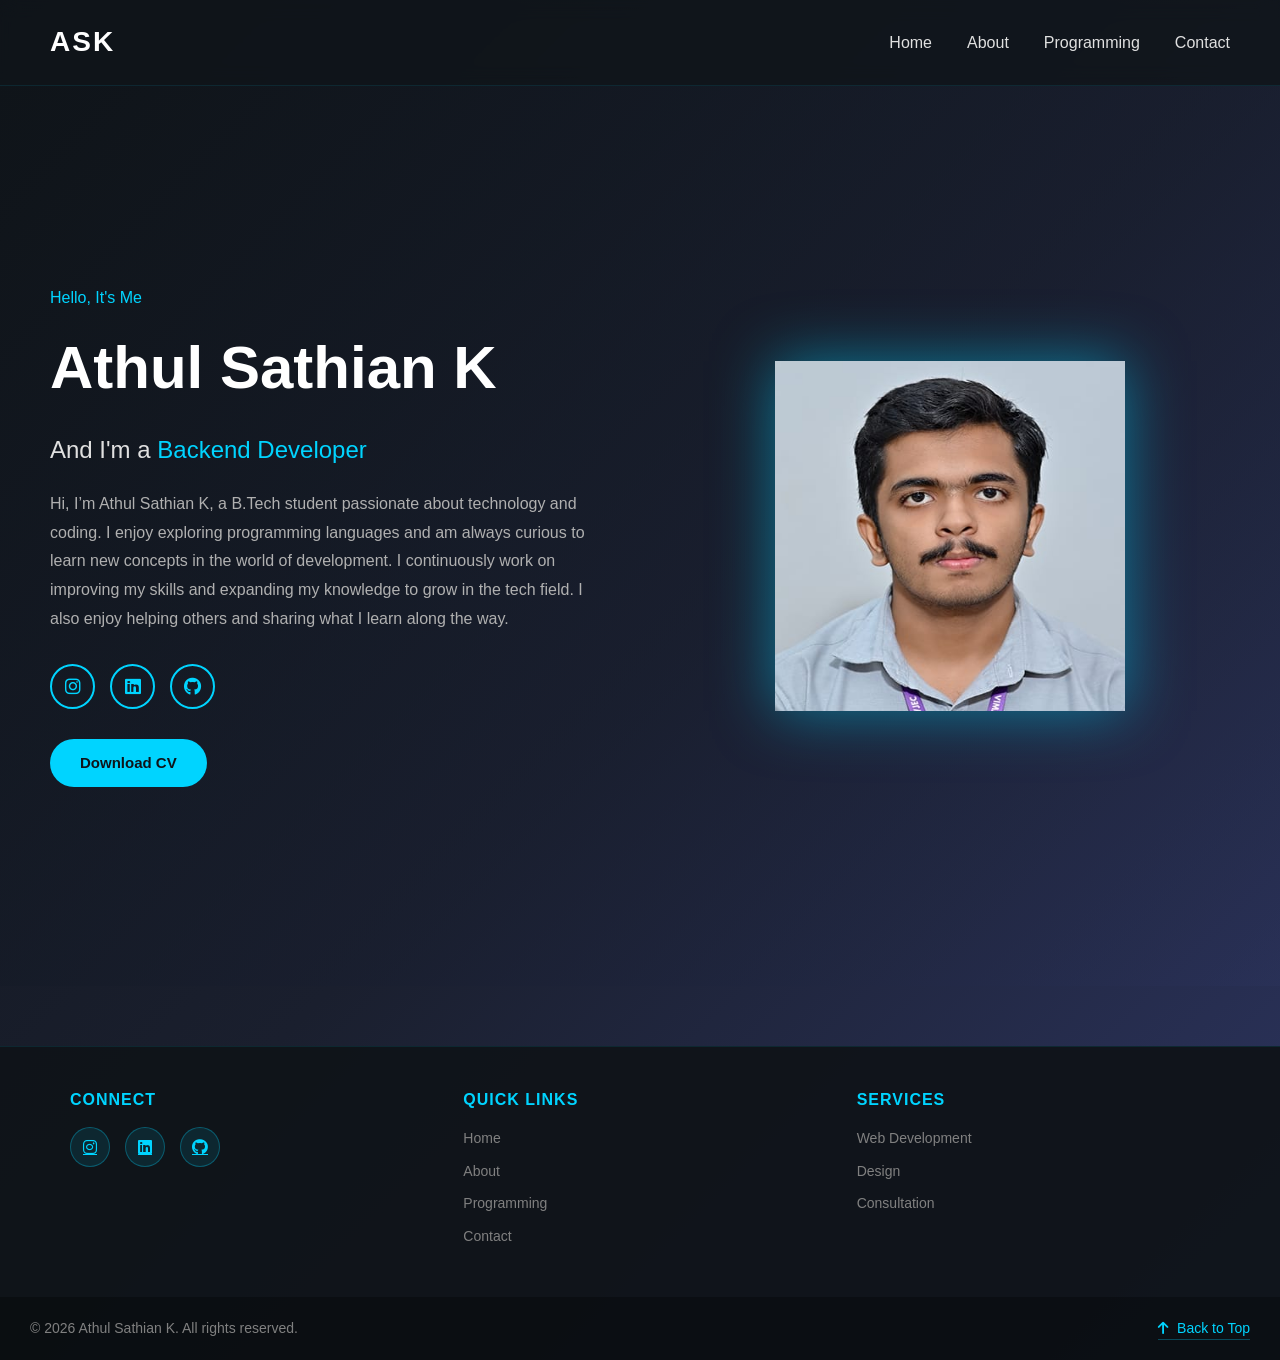
<file: index.html>
<!DOCTYPE html>
<html lang="en">
<head>
    <meta charset="UTF-8">
    <meta name="viewport" content="width=device-width, initial-scale=1.0">
    <title>Programming - Athul Sathian K</title>
    <link rel="stylesheet" href="style.css">
    <link rel="stylesheet" href="https://cdnjs.cloudflare.com/ajax/libs/font-awesome/6.0.0/css/all.min.css">
</head>

<body>

<!-- Header and Navigation -->
<header class="header">
    <div class="logo">ASK</div>
    <nav class="navbar">
        <a href="index.html">Home</a>
        <a href="about.html">About</a>
        <a href="programming.html">Programming</a>
        <a href="contact.html">Contact</a>
    </nav>
</header>

<!-- Hero Section -->
<section class="hero" id="home">
    <div class="hero-content">
        <p class="hero-subtitle">Hello, It's Me</p>
        <h1 class="hero-title">Athul Sathian K</h1>
        <p class="hero-profession">And I'm a <span class="highlight">Backend Developer</span></p>
        <p class="hero-description">
           Hi, I’m Athul Sathian K, a B.Tech student passionate about technology and coding. I enjoy exploring programming languages and am always curious to learn new concepts in the world of development. I continuously work on improving my skills and expanding my knowledge to grow in the tech field. I also enjoy helping others and sharing what I learn along the way.
        </p>
        <div class="social-icons">
            <a href="https://www.instagram.com/athul.s12/" class="social-icon"><i class="fab fa-instagram"></i></a>
            <a href="https://in.linkedin.com/in/athul-sathian-k-2b802237a" class="social-icon"><i class="fab fa-linkedin"></i></a>
            <a href="https://github.com/Athul-S21" class="social-icon"><i class="fab fa-github"></i></a>
        </div>
        <a href="Athul Sathian K - Resume.pdf" download class="btn btn-download">Download CV</a>
    </div>

    <div class="hero-image">
        <img src="profile.jpeg" alt="Athul Sathian K" class="circle">
    </div>
</section>

<!-- Footer -->
<footer class="footer">
    <div class="footer-container">
        <div class="footer-section">
            <h4>Connect</h4>
            <div class="footer-social">
                <a href="https://www.instagram.com/athul.s12/" target="_blank" title="Instagram"><i class="fab fa-instagram"></i></a>
                <a href="https://in.linkedin.com/in/athul-sathian-k-2b802237a" target="_blank" title="LinkedIn"><i class="fab fa-linkedin"></i></a>
                <a href="https://github.com/Athul-S21" target="_blank" title="GitHub"><i class="fab fa-github"></i></a>
            </div>
        </div>
        <div class="footer-section">
            <h4>Quick Links</h4>
            <ul class="footer-links">
                <li><a href="index.html">Home</a></li>
                <li><a href="about.html">About</a></li>
                <li><a href="programming.html">Programming</a></li>
                <li><a href="contact.html">Contact</a></li>
            </ul>
        </div>
        <div class="footer-section">
            <h4>Services</h4>
            <ul class="footer-links">
                <li><a href="services.html">Web Development</a></li>
                <li><a href="services.html">Design</a></li>
                <li><a href="services.html">Consultation</a></li>
            </ul>
        </div>
    </div>
    <div class="footer-bottom">
        <p>&copy; 2026 Athul Sathian K. All rights reserved.</p>
        <a href="#home" class="back-to-top"><i class="fas fa-arrow-up"></i> Back to Top</a>
    </div>
</footer>

<script src="script.js"></script>
</body>
</html>
</html>
</file>
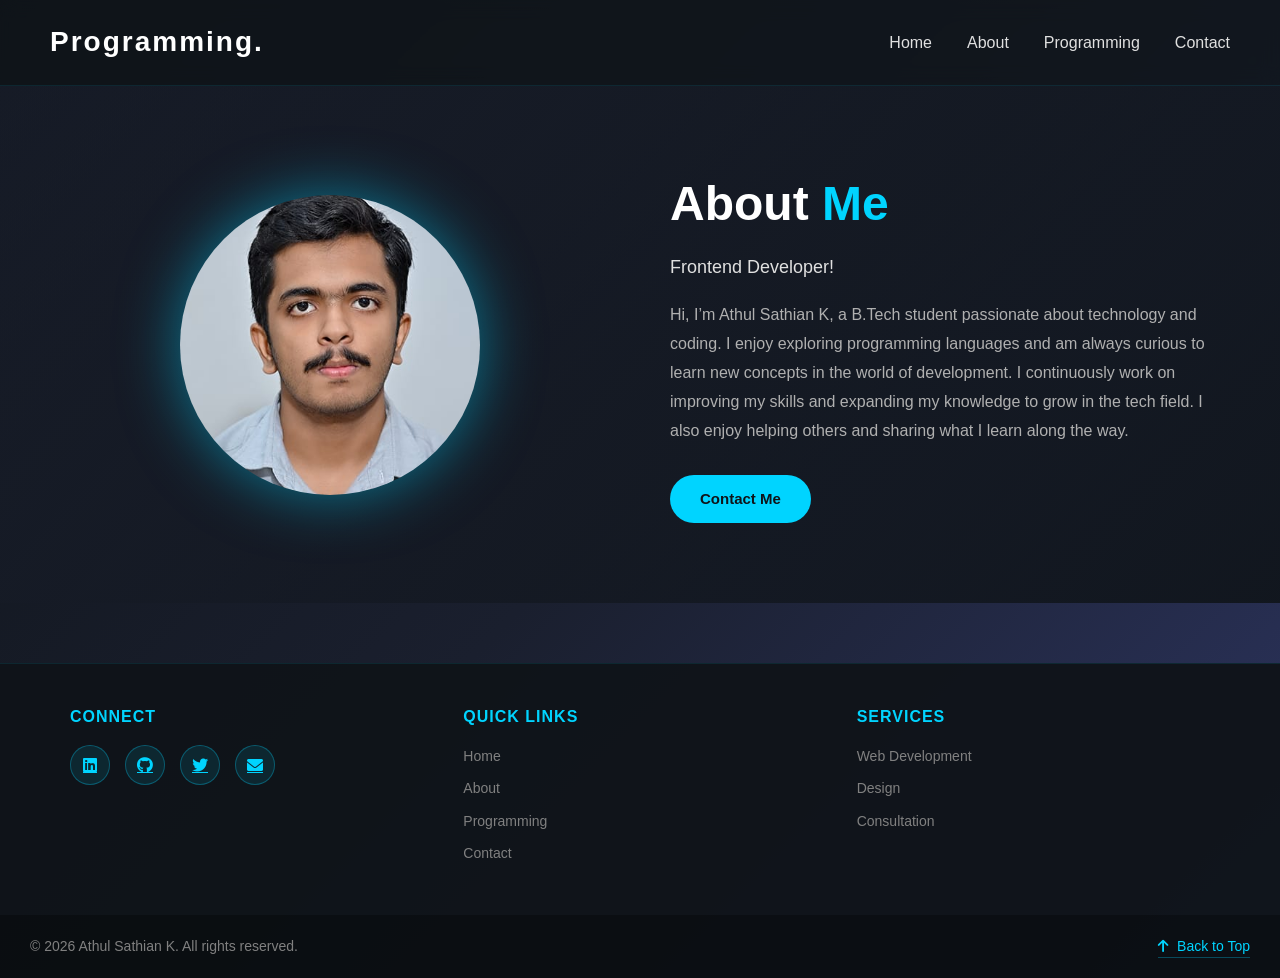
<file: about.html>
<!DOCTYPE html>
<html lang="en">
<head>
    <meta charset="UTF-8">
    <meta name="viewport" content="width=device-width, initial-scale=1.0">
    <title>About - Athul Sathian K</title>
    <link rel="stylesheet" href="style.css">
    <link rel="stylesheet" href="https://cdnjs.cloudflare.com/ajax/libs/font-awesome/6.0.0/css/all.min.css">
</head>

<body>

<!-- Header and Navigation -->
<header class="header">
    <div class="logo">Programming.</div>
    <nav class="navbar">
        <a href="index.html">Home</a>
        <a href="about.html">About</a>
        <a href="programming.html">Programming</a>
        <a href="contact.html">Contact</a>
    </nav>
</header>

<!-- About Section -->
<section class="about" id="about">
    <div class="about-image">
        <img src="profile.jpeg" alt="Athul Sathian K" class="hexagon">
    </div>
    <div class="about-content">
        <h2>About <span class="highlight">Me</span></h2>
        <p class="about-title">Frontend Developer!</p>
        <p class="about-description">
            Hi, I’m Athul Sathian K, a B.Tech student passionate about technology and coding. I enjoy exploring programming languages and am always curious to learn new concepts in the world of development. I continuously work on improving my skills and expanding my knowledge to grow in the tech field. I also enjoy helping others and sharing what I learn along the way.
        </p>
        <a href="contact.html" class="btn">Contact Me</a>
    </div>
</section>

<!-- Footer -->
<footer class="footer">
    <div class="footer-container">
        <div class="footer-section">
            <h4>Connect</h4>
            <div class="footer-social">
                <a href="https://linkedin.com" target="_blank" title="LinkedIn"><i class="fab fa-linkedin"></i></a>
                <a href="https://github.com" target="_blank" title="GitHub"><i class="fab fa-github"></i></a>
                <a href="https://twitter.com" target="_blank" title="Twitter"><i class="fab fa-twitter"></i></a>
                <a href="mailto:contact@example.com" title="Email"><i class="fas fa-envelope"></i></a>
            </div>
        </div>
        <div class="footer-section">
            <h4>Quick Links</h4>
            <ul class="footer-links">
                <li><a href="index.html">Home</a></li>
                <li><a href="about.html">About</a></li>
                <li><a href="programming.html">Programming</a></li>
                <li><a href="contact.html">Contact</a></li>
            </ul>
        </div>
        <div class="footer-section">
            <h4>Services</h4>
            <ul class="footer-links">
                <li><a href="services.html">Web Development</a></li>
                <li><a href="services.html">Design</a></li>
                <li><a href="services.html">Consultation</a></li>
            </ul>
        </div>
    </div>
    <div class="footer-bottom">
        <p>&copy; 2026 Athul Sathian K. All rights reserved.</p>
        <a href="#about" class="back-to-top"><i class="fas fa-arrow-up"></i> Back to Top</a>
    </div>
</footer>

<script src="script.js"></script>
</body>
</html>
</file>
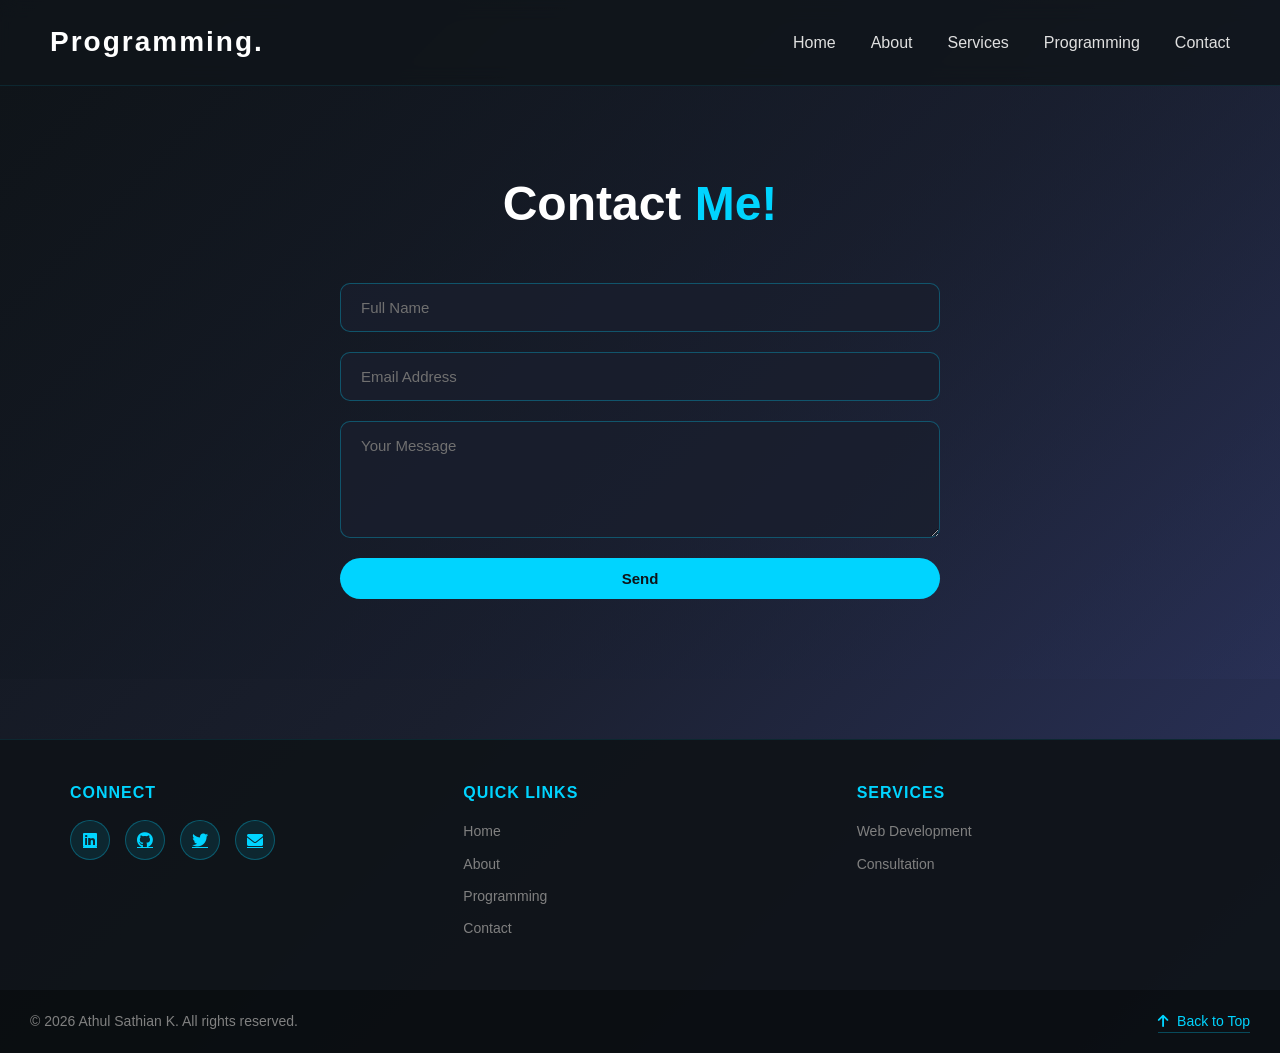
<file: contact.html>
<!DOCTYPE html>
<html lang="en">
<head>
    <meta charset="UTF-8">
    <meta name="viewport" content="width=device-width, initial-scale=1.0">
    <title>Contact - Athul Sathian K</title>
    <link rel="stylesheet" href="style.css">
    <link rel="stylesheet" href="https://cdnjs.cloudflare.com/ajax/libs/font-awesome/6.0.0/css/all.min.css">
</head>

<body>

<!-- Header and Navigation -->
<header class="header">
    <div class="logo">Programming.</div>
    <nav class="navbar">
        <a href="index.html">Home</a>
        <a href="about.html">About</a>
        <a href="services.html">Services</a>
        <a href="programming.html">Programming</a>
        <a href="contact.html">Contact</a>
    </nav>
</header>

<!-- Contact Section -->
<section class="contact" id="contact">
    <h2>Contact <span class="highlight">Me!</span></h2>
    <form class="contact-form">
        <input type="text" placeholder="Full Name" required>
        <input type="email" placeholder="Email Address" required>
        <textarea placeholder="Your Message" rows="5" required></textarea>
        <button type="submit" class="btn">Send</button>
    </form>
</section>

<!-- Footer -->
<footer class="footer">
    <div class="footer-container">
        <div class="footer-section">
            <h4>Connect</h4>
            <div class="footer-social">
                <a href="https://linkedin.com" target="_blank" title="LinkedIn"><i class="fab fa-linkedin"></i></a>
                <a href="https://github.com" target="_blank" title="GitHub"><i class="fab fa-github"></i></a>
                <a href="https://twitter.com" target="_blank" title="Twitter"><i class="fab fa-twitter"></i></a>
                <a href="mailto:contact@example.com" title="Email"><i class="fas fa-envelope"></i></a>
            </div>
        </div>
        <div class="footer-section">
            <h4>Quick Links</h4>
            <ul class="footer-links">
                <li><a href="index.html">Home</a></li>
                <li><a href="about.html">About</a></li>
                <li><a href="programming.html">Programming</a></li>
                <li><a href="contact.html">Contact</a></li>
            </ul>
        </div>
        <div class="footer-section">
            <h4>Services</h4>
            <ul class="footer-links">
                <li><a href="services.html">Web Development</a></li>
                <li><a href="services.html">Consultation</a></li>
            </ul>
        </div>
    </div>
    <div class="footer-bottom">
        <p>&copy; 2026 Athul Sathian K. All rights reserved.</p>
        <a href="#contact" class="back-to-top"><i class="fas fa-arrow-up"></i> Back to Top</a>
    </div>
</footer>

<script src="script.js"></script>
</body>
</html>
</file>
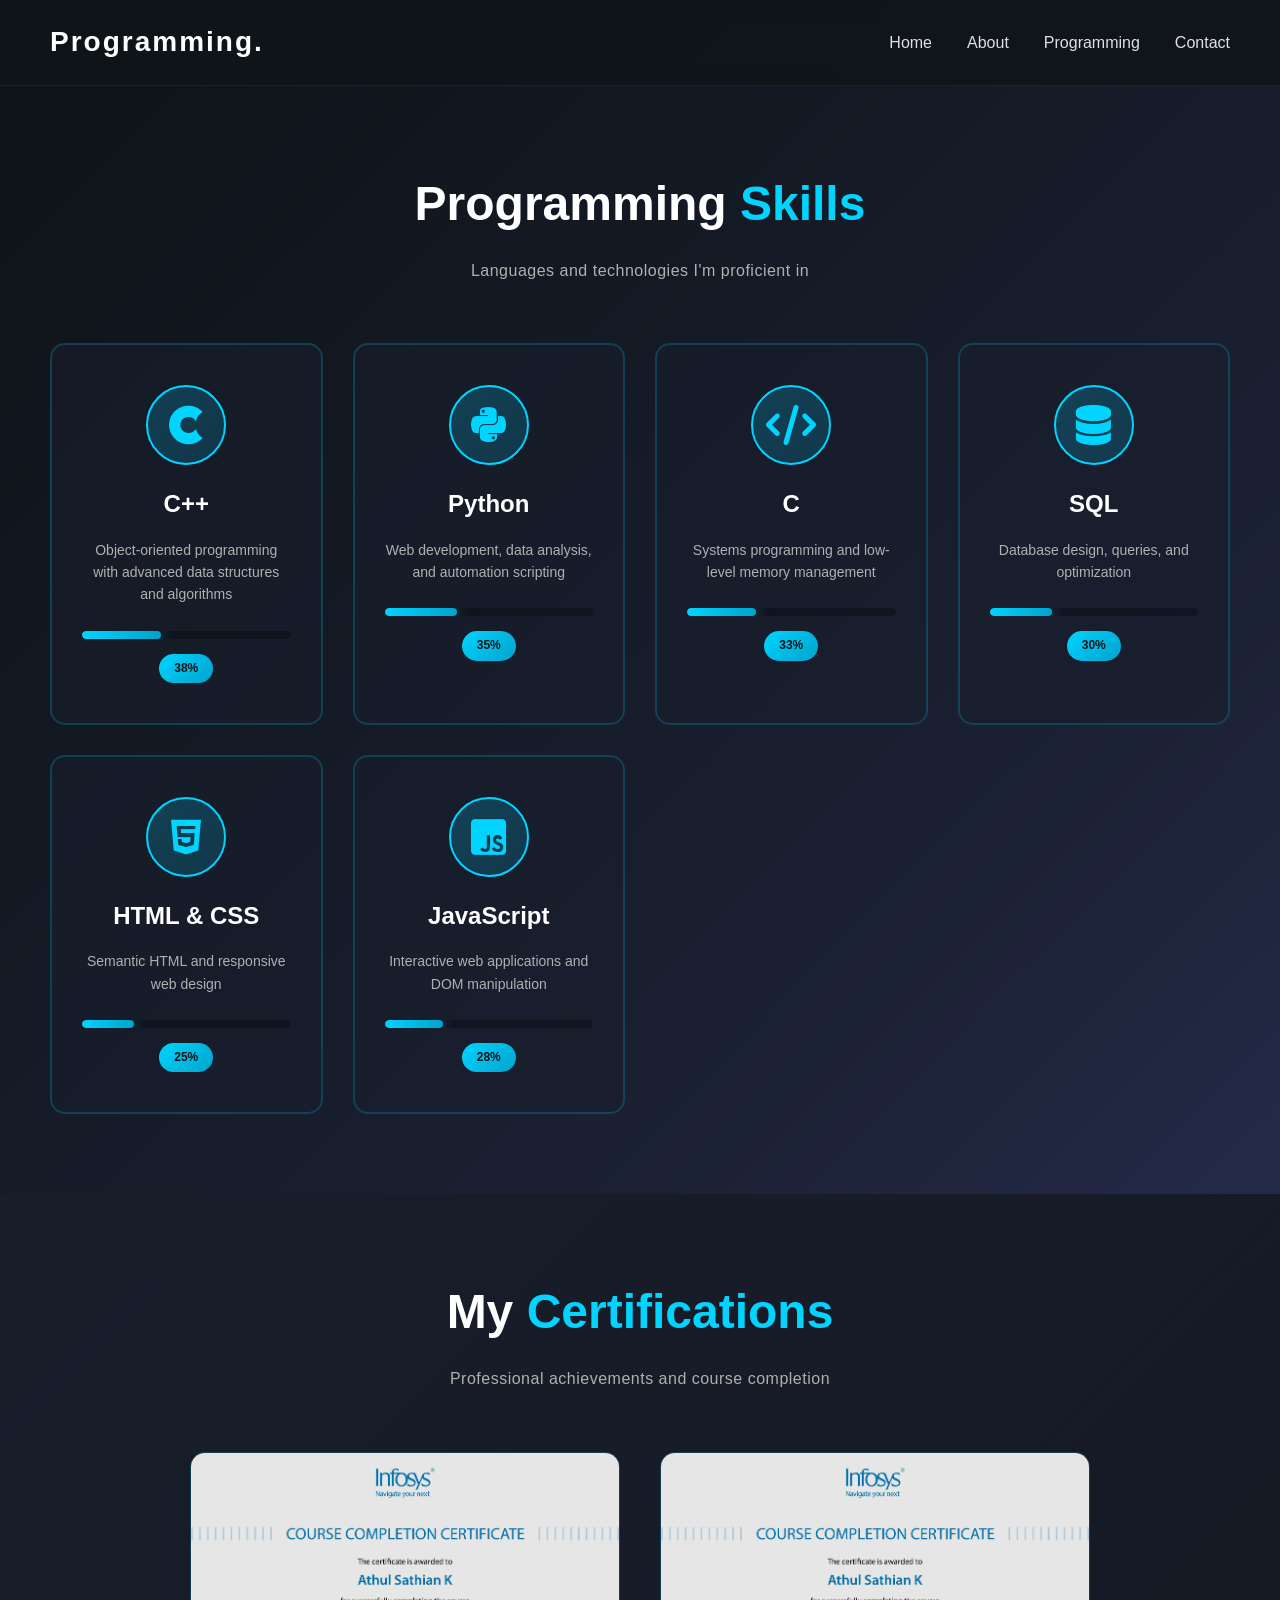
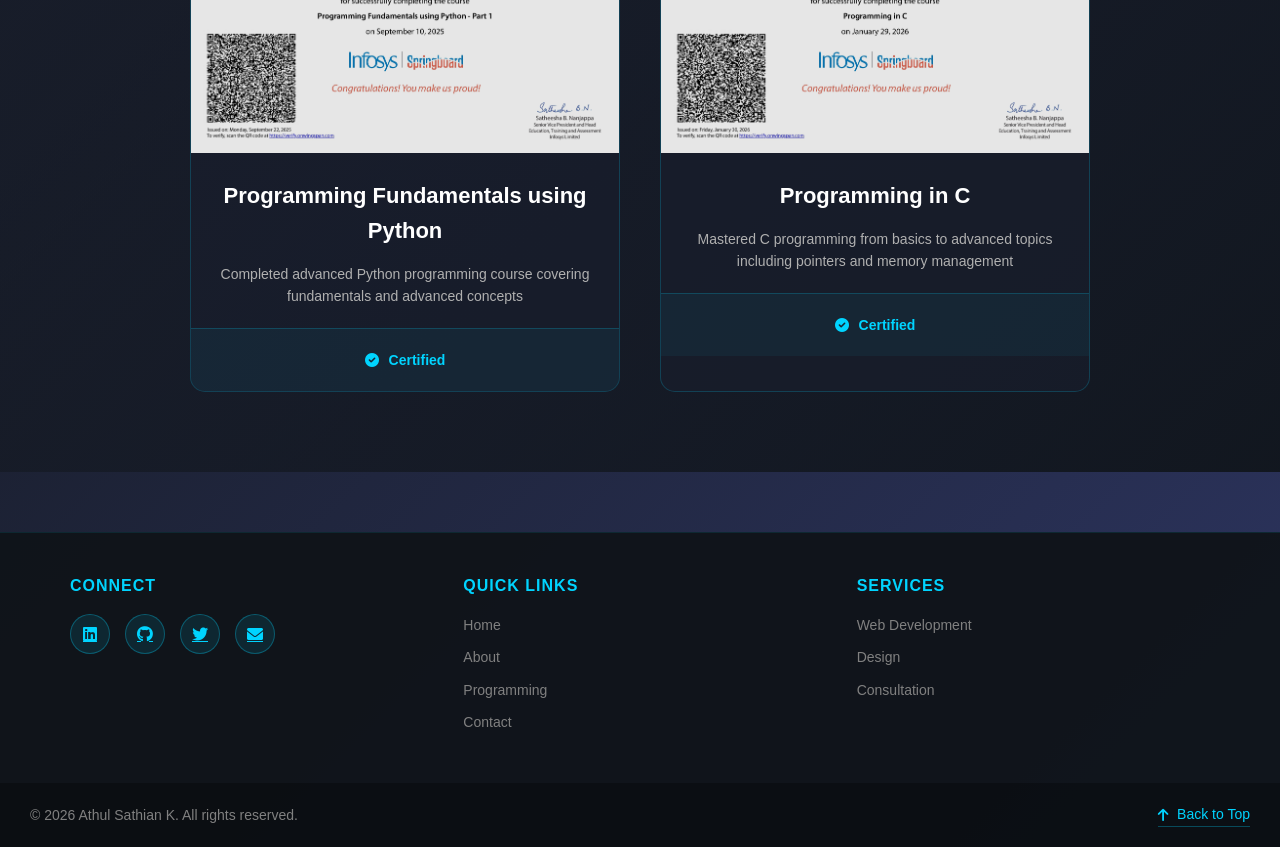
<file: programming.html>
<!DOCTYPE html>
<html lang="en">
<head>
    <meta charset="UTF-8">
    <meta name="viewport" content="width=device-width, initial-scale=1.0">
    <title>Programming - Athul Sathian K</title>
    <link rel="stylesheet" href="style.css">
    <link rel="stylesheet" href="https://cdnjs.cloudflare.com/ajax/libs/font-awesome/6.0.0/css/all.min.css">
</head>

<body>

<!-- Header and Navigation -->
<header class="header">
    <div class="logo">Programming.</div>
    <nav class="navbar">
        <a href="index.html">Home</a>
        <a href="about.html">About</a>
        <a href="programming.html">Programming</a>
        <a href="contact.html">Contact</a>
    </nav>
</header>

<!-- Programming Skills Section -->
<section class="programming" id="programming">
    <h2>Programming <span class="highlight">Skills</span></h2>
    <p class="section-subtitle">Languages and technologies I'm proficient in</p>
    <div class="skills-grid">
        <div class="skill-card" data-skill="C++">
            <div class="skill-icon">
                <i class="fab fa-cuttlefish"></i>
            </div>
            <h3>C++</h3>
            <p>Object-oriented programming with advanced data structures and algorithms</p>
            <div class="skill-level">
                <div class="skill-bar" style="width: 38%"></div>
            </div>
            <span class="skill-percentage">38%</span>
        </div>

        <div class="skill-card" data-skill="Python">
            <div class="skill-icon">
                <i class="fab fa-python"></i>
            </div>
            <h3>Python</h3>
            <p>Web development, data analysis, and automation scripting</p>
            <div class="skill-level">
                <div class="skill-bar" style="width: 35%"></div>
            </div>
            <span class="skill-percentage">35%</span>
        </div>

        <div class="skill-card" data-skill="C">
            <div class="skill-icon">
                <i class="fas fa-code"></i>
            </div>
            <h3>C</h3>
            <p>Systems programming and low-level memory management</p>
            <div class="skill-level">
                <div class="skill-bar" style="width: 33%"></div>
            </div>
            <span class="skill-percentage">33%</span>
        </div>

        <div class="skill-card" data-skill="SQL">
            <div class="skill-icon">
                <i class="fas fa-database"></i>
            </div>
            <h3>SQL</h3>
            <p>Database design, queries, and optimization</p>
            <div class="skill-level">
                <div class="skill-bar" style="width: 30%"></div>
            </div>
            <span class="skill-percentage">30%</span>
        </div>

        <div class="skill-card" data-skill="HTML/CSS">
            <div class="skill-icon">
                <i class="fab fa-html5"></i>
            </div>
            <h3>HTML &amp; CSS</h3>
            <p>Semantic HTML and responsive web design</p>
            <div class="skill-level">
                <div class="skill-bar" style="width: 25%"></div>
            </div>
            <span class="skill-percentage">25%</span>
        </div>

        <div class="skill-card" data-skill="JavaScript">
            <div class="skill-icon">
                <i class="fab fa-js-square"></i>
            </div>
            <h3>JavaScript</h3>
            <p>Interactive web applications and DOM manipulation</p>
            <div class="skill-level">
                <div class="skill-bar" style="width: 28%"></div>
            </div>
            <span class="skill-percentage">28%</span>
        </div>
    </div>
</section>

<!-- Certifications Section -->
<section class="certifications" id="certifications">
    <h2>My <span class="highlight">Certifications</span></h2>
    <p class="section-subtitle">Professional achievements and course completion</p>
    <div class="certificates-grid">
        <div class="cert-card">
            <div class="cert-image-wrapper">
                <img src="Python.jpg" alt="Python Programming Certificate">
                <div class="cert-overlay">
                    <span class="cert-badge">Python</span>
                </div>
            </div>
            <h3>Programming Fundamentals using Python</h3>
            <p>Completed advanced Python programming course covering fundamentals and advanced concepts</p>
            <div class="cert-footer">
                <i class="fas fa-check-circle"></i> Certified
            </div>
        </div>

        <div class="cert-card">
            <div class="cert-image-wrapper">
                <img src="C.jpg" alt="C Programming Certificate">
                <div class="cert-overlay">
                    <span class="cert-badge">C</span>
                </div>
            </div>
            <h3>Programming in C</h3>
            <p>Mastered C programming from basics to advanced topics including pointers and memory management</p>
            <div class="cert-footer">
                <i class="fas fa-check-circle"></i> Certified
            </div>
        </div>
    </div>
</section>

<!-- Footer -->
<footer class="footer">
    <div class="footer-container">
        <div class="footer-section">
            <h4>Connect</h4>
            <div class="footer-social">
                <a href="https://linkedin.com" target="_blank" title="LinkedIn"><i class="fab fa-linkedin"></i></a>
                <a href="https://github.com" target="_blank" title="GitHub"><i class="fab fa-github"></i></a>
                <a href="https://twitter.com" target="_blank" title="Twitter"><i class="fab fa-twitter"></i></a>
                <a href="mailto:contact@example.com" title="Email"><i class="fas fa-envelope"></i></a>
            </div>
        </div>
        <div class="footer-section">
            <h4>Quick Links</h4>
            <ul class="footer-links">
                <li><a href="index.html">Home</a></li>
                <li><a href="about.html">About</a></li>
                <li><a href="programming.html">Programming</a></li>
                <li><a href="contact.html">Contact</a></li>
            </ul>
        </div>
        <div class="footer-section">
            <h4>Services</h4>
            <ul class="footer-links">
                <li><a href="services.html">Web Development</a></li>
                <li><a href="services.html">Design</a></li>
                <li><a href="services.html">Consultation</a></li>
            </ul>
        </div>
    </div>
    <div class="footer-bottom">
        <p>&copy; 2026 Athul Sathian K. All rights reserved.</p>
        <a href="#programming" class="back-to-top"><i class="fas fa-arrow-up"></i> Back to Top</a>
    </div>
</footer>

<script src="script.js"></script>
</body>
</html>
</file>
<file: style.css>
* {
    margin: 0;
    padding: 0;
    box-sizing: border-box;
}
:root {
    --primary-color: #0f1419; --secondary-color: #1a1f2e; --tertiary-color: #2d3561;
    --accent-color: #00d4ff; --accent-dark: #00a3cc; --text-color: #e0e0e0;
}
body {
    font-family: 'Arial', sans-serif;
    background: linear-gradient(135deg, #0f1419 0%, #1a1f2e 50%, #2d3561 100%);
    color: var(--text-color);
    line-height: 1.6;
    overflow-x: hidden;
}
.highlight {
    color: var(--accent-color);
}
.header {
    display: flex; justify-content: space-between; align-items: center;
    padding: 20px 50px; background: rgba(15, 20, 25, 0.8); backdrop-filter: blur(10px);
    position: sticky; top: 0; z-index: 100; border-bottom: 1px solid rgba(0, 212, 255, 0.1);
}
.logo {
    font-size: 28px;
    font-weight: bold;
    color: white;
    letter-spacing: 2px;
}
.navbar {
    display: flex;
    gap: 35px;
}
.navbar a {
    text-decoration: none;
    color: var(--text-color);
    font-weight: 500;
    transition: color 0.3s ease;
    position: relative;
}
.navbar a:hover {
    color: var(--accent-color);
}
.navbar a::after {
    content: '';
    position: absolute;
    bottom: -5px;
    left: 0;
    width: 0;
    height: 2px;
    background: var(--accent-color);
    transition: width 0.3s ease;
}
.navbar a:hover::after {
    width: 100%;
}
.hexagon {
    width: 100%;
    height: 100%;
    object-fit: cover;
    border-radius: 50%;
    display: block;
}
.hero-image, .about-image {
    position: relative;
}
.hero {
    display: flex; justify-content: space-between; align-items: center;
    padding: 80px 50px; gap: 60px; height: 100vh;
    background: linear-gradient(135deg, rgba(15, 20, 25, 0.9) 0%, rgba(45, 53, 97, 0.3) 100%);
}
.hero-content {
    flex: 1;
    animation: slideInLeft 0.8s ease;
}
.hero-subtitle {
    color: var(--accent-color);
    font-size: 16px;
    font-weight: 500;
    margin-bottom: 10px;
}
.hero-title {
    font-size: 60px;
    font-weight: bold;
    margin: 10px 0;
    color: white;
}
.hero-profession {
    font-size: 24px;
    margin: 15px 0;
    color: var(--text-color);
}
.hero-description {
    font-size: 16px;
    color: #b0b0b0;
    margin: 20px 0 30px 0;
    line-height: 1.8;
}
.social-icons {
    display: flex;
    gap: 15px;
    margin: 30px 0;
}
.social-icon {
    width: 45px; height: 45px; border: 2px solid var(--accent-color); border-radius: 50%;
    display: flex; align-items: center; justify-content: center; color: var(--accent-color);
    text-decoration: none; transition: all 0.3s ease; font-size: 18px;
}
.social-icon:hover {
    background: var(--accent-color);
    color: var(--primary-color);
    transform: translateY(-5px);
}
.hero-image {
    flex: 1;
    display: flex;
    justify-content: center;
    align-items: center;
    animation: slideInRight 0.8s ease;
}
.hero-image img {
    width: 350px;
    height: 350px;
    filter: drop-shadow(0 0 30px rgba(0, 212, 255, 0.5));
    animation: float 3s ease-in-out infinite;
    transition: transform 0.3s ease;
}
.hero-image:hover img {
    transform: scale(1.05);
}
.about {
    display: flex; justify-content: space-between; align-items: center;
    padding: 80px 50px; gap: 60px;
    background: linear-gradient(135deg, rgba(26, 31, 46, 0.6) 0%, rgba(15, 20, 25, 0.9) 100%);
}
.about-image {
    flex: 1;
    display: flex;
    justify-content: center;
    align-items: center;
}
.about-image img {
    width: 300px;
    height: 300px;
    border-radius: 50%;
    filter: drop-shadow(0 0 30px rgba(0, 212, 255, 0.5));
    animation: float 3s ease-in-out infinite;
    transition: transform 0.3s ease;
}
.about-image:hover img {
    transform: scale(1.05);
}
.about-content {
    flex: 1;
}
.about-content h2 {
    font-size: 48px;
    margin-bottom: 10px;
    color: white;
}
.about-title {
    font-size: 18px;
    color: var(--text-color);
    margin-bottom: 20px;
}
.about-description {
    font-size: 16px;
    color: #b0b0b0;
    line-height: 1.8;
    margin-bottom: 30px;
}
.btn, .btn-learn {
    display: inline-block;
    padding: 12px 30px;
    background: var(--accent-color);
    color: var(--primary-color);
    text-decoration: none;
    border-radius: 25px;
    font-weight: bold;
    transition: all 0.3s ease;
    border: none;
    cursor: pointer;
    font-size: 15px;
}
.btn:hover, .btn-learn:hover {
    background: var(--accent-dark);
    transform: translateY(-3px);
    box-shadow: 0 10px 30px rgba(0, 212, 255, 0.3);
}
.btn-download {
    background: var(--accent-color);
}
.btn-learn {
    background: var(--accent-color);
    padding: 10px 20px;
    font-size: 14px;
}
.services {
    padding: 80px 50px;
    text-align: center;
    background: linear-gradient(135deg, rgba(15, 20, 25, 0.9) 0%, rgba(45, 53, 97, 0.3) 100%);
}
.services h2 {
    font-size: 48px;
    margin-bottom: 60px;
    color: white;
}
.services-container {
    display: grid;
    grid-template-columns: repeat(auto-fit, minmax(280px, 1fr));
    gap: 40px;
    max-width: 1200px;
    margin: 0 auto;
}
.service-card {
    background: rgba(26, 31, 46, 0.6); border: 1px solid rgba(0, 212, 255, 0.2); padding: 40px;
    border-radius: 15px; transition: all 0.3s ease; text-align: center;
}
.service-card:hover {
    border-color: var(--accent-color);
    box-shadow: 0 0 30px rgba(0, 212, 255, 0.2);
    transform: translateY(-10px);
}
.service-icon {
    width: 70px; height: 70px; background: linear-gradient(135deg, var(--accent-color), var(--accent-dark));
    border-radius: 50%; display: flex; align-items: center; justify-content: center;
    font-size: 36px; color: var(--primary-color); margin: 0 auto 25px;
}
.service-card h3 {
    font-size: 22px;
    margin: 20px 0;
    color: white;
}
.service-card p {
    font-size: 14px;
    color: #b0b0b0;
    line-height: 1.8;
    margin-bottom: 25px;
}
.portfolio {
    padding: 80px 50px;
    text-align: center;
    background: linear-gradient(135deg, rgba(26, 31, 46, 0.6) 0%, rgba(15, 20, 25, 0.9) 100%);
}
.portfolio h2 {
    font-size: 48px;
    margin-bottom: 60px;
    color: white;
}
.portfolio-grid {
    display: grid;
    grid-template-columns: repeat(3, 1fr);
    gap: 30px;
    max-width: 1200px;
    margin: 0 auto;
}
.portfolio-item {
    background: rgba(26, 31, 46, 0.6); border-radius: 10px; overflow: hidden; height: 250px;
    cursor: pointer; transition: all 0.3s ease; border: 1px solid rgba(0, 212, 255, 0.2);
}
.portfolio-item img {
    width: 100%;
    height: 100%;
    object-fit: cover;
    transition: transform 0.3s ease;
}
.portfolio-item:hover {
    transform: scale(1.05);
    border-color: var(--accent-color);
    box-shadow: 0 0 20px rgba(0, 212, 255, 0.2);
}
.portfolio-item:hover img {
    transform: scale(1.1);
}
.contact {
    padding: 80px 50px;
    text-align: center;
    background: linear-gradient(135deg, rgba(15, 20, 25, 0.9) 0%, rgba(45, 53, 97, 0.3) 100%);
}
.contact h2 {
    font-size: 48px;
    margin-bottom: 40px;
    color: white;
}
.contact-form {
    max-width: 600px; margin: 0 auto; display: flex;
    flex-direction: column; gap: 20px;
}
.contact-form input,
.contact-form textarea {
    padding: 15px 20px; background: rgba(26, 31, 46, 0.8); border: 1px solid rgba(0, 212, 255, 0.3);
    border-radius: 10px; color: white; font-family: Arial, sans-serif; font-size: 15px; transition: all 0.3s ease;
}
.contact-form input::placeholder,
.contact-form textarea::placeholder {
    color: #707070;
}
.contact-form input:focus,
.contact-form textarea:focus {
    outline: none;
    border-color: var(--accent-color);
    box-shadow: 0 0 15px rgba(0, 212, 255, 0.2);
}
.content-section {
    padding: 80px 50px; background: linear-gradient(135deg, rgba(15, 20, 25, 0.9) 0%, rgba(45, 53, 97, 0.3) 100%);
    min-height: calc(100vh - 350px);
}
.content-section h2 {
    font-size: 48px;
    margin-bottom: 50px;
    color: white;
    text-align: center;
}
.content-section > p {
    font-size: 18px;
    color: #b0b0b0;
    max-width: 800px;
    margin: 0 auto 30px;
    text-align: center;
}
.skills-list,
.projects-list,
.academics-list {
    max-width: 800px;
    margin: 0 auto;
}
.skills-list ul,
.projects-list ul,
.academics-list {
    list-style: none;
    padding: 0;
}
.skills-list ul li,
.projects-list ul li,
.academics-list li {
    padding: 15px 20px; margin-bottom: 12px; background: rgba(26, 31, 46, 0.6); border-left: 3px solid var(--accent-color);
    border-radius: 5px; color: #b0b0b0; font-size: 16px; transition: all 0.3s ease;
    display: flex; align-items: center; gap: 15px;
}
.skills-list ul li i,
.projects-list ul li i,
.academics-list li i {
    color: var(--accent-color);
    font-size: 20px;
}
.skills-list ul li:hover,
.projects-list ul li:hover,
.academics-list li:hover {
    background: rgba(0, 212, 255, 0.1);
    border-left-color: var(--accent-color);
    padding-left: 30px;
}
.skills-grid {
    display: grid;
    grid-template-columns: repeat(auto-fit, minmax(200px, 1fr));
    gap: 30px;
    max-width: 1000px;
    margin: 0 auto;
}
.skill-item {
    background: rgba(26, 31, 46, 0.6); border: 1px solid rgba(0, 212, 255, 0.2); padding: 40px 30px;
    border-radius: 10px; text-align: center; transition: all 0.3s ease;
}
.skill-item i {
    font-size: 40px;
    color: var(--accent-color);
    margin-bottom: 15px;
    display: block;
}
.skill-item h3 {
    color: white;
    font-size: 18px;
    margin: 0;
}
.skill-item:hover {
    border-color: var(--accent-color);
    box-shadow: 0 0 30px rgba(0, 212, 255, 0.2);
    transform: translateY(-10px);
}
.academic-content {
    background: rgba(26, 31, 46, 0.6); padding: 40px; border-radius: 10px;
    border: 1px solid rgba(0, 212, 255, 0.2); max-width: 800px; margin: 0 auto;
}
.academic-content p {
    color: #b0b0b0;
    font-size: 16px;
    line-height: 1.8;
    margin-bottom: 20px;
}
.academic-content p:first-child {
    font-size: 17px;
}
.academic-content strong {
    color: var(--accent-color);
}
.footer {
    background: rgba(15, 20, 25, 0.95);
    border-top: 1px solid rgba(0, 212, 255, 0.1);
    color: #808080;
    font-size: 14px;
    margin-top: 60px;
}
.footer-container {
    display: grid; grid-template-columns: repeat(auto-fit, minmax(250px, 1fr)); gap: 40px;
    padding: 40px 30px; max-width: 1200px; margin: 0 auto;
}
.footer-section h4 {
    color: #00d4ff;
    margin-bottom: 15px;
    font-size: 16px;
    text-transform: uppercase;
    letter-spacing: 1px;
}
.footer-social {
    display: flex;
    gap: 15px;
    flex-wrap: wrap;
}
.footer-social a {
    display: inline-flex; align-items: center; justify-content: center; width: 40px; height: 40px;
    background: rgba(0, 212, 255, 0.1); border: 1px solid rgba(0, 212, 255, 0.3); border-radius: 50%;
    color: #00d4ff;
    transition: all 0.3s ease;
    font-size: 16px;
}
.footer-social a:hover {
    background: #00d4ff;
    color: #0f1419;
    transform: translateY(-3px);
    box-shadow: 0 5px 15px rgba(0, 212, 255, 0.3);
}
.footer-links {
    list-style: none;
    padding: 0;
    margin: 0;
}
.footer-links li {
    margin-bottom: 10px;
}
.footer-links a {
    color: #808080; text-decoration: none; transition: color 0.3s ease;
    display: inline-block; position: relative;
}
.footer-links a:hover {
    color: #00d4ff;
    padding-left: 5px;
}
.footer-links a::before {
    content: ''; position: absolute; left: 0; bottom: -2px;
    width: 0; height: 1px; background: #00d4ff; transition: width 0.3s ease;
}
.footer-links a:hover::before {
    width: 100%;
}
.footer-bottom {
    background: rgba(0, 0, 0, 0.3); padding: 20px 30px; display: flex;
    justify-content: space-between; align-items: center; flex-wrap: wrap; gap: 20px;
}
.footer-bottom p {
    margin: 0;
    color: #808080;
}
.back-to-top {
    color: #00d4ff; text-decoration: none; display: inline-flex;
    align-items: center; gap: 8px; transition: all 0.3s ease; border-bottom: 1px solid rgba(0, 212, 255, 0.3);
}
.back-to-top:hover {
    gap: 12px;
    border-bottom-color: #00d4ff;
}
@media (max-width: 768px) {
    .footer-container {
        grid-template-columns: 1fr;
        gap: 25px;
        padding: 30px 20px;
    }
    .footer-bottom {
        flex-direction: column;
        text-align: center;
    }
    .footer-social {
        justify-content: center;
    }
}
@keyframes slideInLeft {
    from { opacity: 0; transform: translateX(-50px); }
    to { opacity: 1; transform: translateX(0); }
}
@keyframes slideInRight {
    from { opacity: 0; transform: translateX(50px); }
    to { opacity: 1; transform: translateX(0); }
}
@keyframes float {
    0%, 100% { transform: translateY(0px); }
    50% { transform: translateY(-20px); }
}
@media (max-width: 768px) {
    .header {
        padding: 15px 20px;
        flex-direction: column;
        gap: 20px;
    }
    .navbar {
        gap: 15px;
        flex-wrap: wrap;
    }
    .hero, .about {
        flex-direction: column;
        padding: 40px 20px;
        gap: 30px;
    }
    .hero-image img, .about-image img {
        width: 250px;
        height: 250px;
    }
    .hero-title {
        font-size: 40px;
    }
    .services-container, .portfolio-grid {
        grid-template-columns: 1fr;
    }
    .portfolio-grid {
        grid-template-columns: repeat(2, 1fr);
    }
}
.btn:hover{
    background:#0072ff;
}
.image img{
    width:250px;
    border-radius:50%;
}
.social{
    text-align:center;
    margin-top:20px;
}
.social a{
    margin:10px;
    text-decoration:none;
    color:white;
}
.social a:hover{
    color:#00c6ff;
}
.programming {
    padding: 80px 50px;
    text-align: center;
    background: linear-gradient(135deg, rgba(15, 20, 25, 0.9) 0%, rgba(45, 53, 97, 0.3) 100%);
}
.programming h2 {
    font-size: 48px;
    margin-bottom: 15px;
    color: white;
}
.section-subtitle {
    font-size: 16px;
    color: #b0b0b0;
    margin-bottom: 60px;
    letter-spacing: 0.5px;
}
.skills-grid {
    display: grid;
    grid-template-columns: repeat(auto-fit, minmax(250px, 1fr));
    gap: 30px;
    max-width: 1200px;
    margin: 0 auto;
}
.skill-card {
    background: rgba(26, 31, 46, 0.6); border: 2px solid rgba(0, 212, 255, 0.2); padding: 40px 30px; border-radius: 15px;
    transition: all 0.4s cubic-bezier(0.23, 1, 0.320, 1); text-align: center; position: relative; overflow: hidden;
}
.skill-card::before {
    content: ''; position: absolute; top: 0; left: -100%; width: 100%; height: 100%;
    background: linear-gradient(90deg, transparent, rgba(0, 212, 255, 0.1), transparent); transition: left 0.5s ease; z-index: 0;
}
.skill-card:hover::before {
    left: 100%;
}
.skill-card:hover {
    border-color: var(--accent-color); box-shadow: 0 15px 40px rgba(0, 212, 255, 0.3);
    transform: translateY(-15px) scale(1.02); background: rgba(26, 31, 46, 0.8);
}
.skill-icon {
    width: 80px; height: 80px; background: linear-gradient(135deg, rgba(0, 212, 255, 0.2), rgba(0, 163, 204, 0.2));
    border: 2px solid var(--accent-color); border-radius: 50%; display: flex; align-items: center; justify-content: center;
    font-size: 40px; color: var(--accent-color); margin: 0 auto 20px; transition: all 0.4s ease; position: relative; z-index: 1;
}
.skill-card:hover .skill-icon {
    background: linear-gradient(135deg, rgba(0, 212, 255, 0.4), rgba(0, 163, 204, 0.4)); transform: rotate(360deg) scale(1.1);
    box-shadow: 0 0 25px rgba(0, 212, 255, 0.5);
}
.skill-card h3 {
    font-size: 24px; font-weight: bold; color: white; margin: 15px 0; position: relative; z-index: 1;
}
.skill-card p {
    font-size: 14px; color: #b0b0b0; line-height: 1.6; margin-bottom: 25px;
    position: relative; z-index: 1; transition: color 0.3s ease;
}
.skill-card:hover p {
    color: #e0e0e0;
}
.skill-level {
    background: rgba(0, 0, 0, 0.3); height: 8px; border-radius: 10px; overflow: hidden;
    margin-bottom: 15px; position: relative; z-index: 1;
}
.skill-bar {
    height: 100%; background: linear-gradient(90deg, var(--accent-color), var(--accent-dark)); border-radius: 10px;
    transition: all 0.6s ease; box-shadow: 0 0 15px rgba(0, 212, 255, 0.5);
}
.skill-card:hover .skill-bar {
    box-shadow: 0 0 25px rgba(0, 212, 255, 0.8);
}
.skill-percentage {
    display: inline-block; background: linear-gradient(135deg, var(--accent-color), var(--accent-dark));
    color: var(--primary-color); padding: 5px 15px; border-radius: 20px; font-size: 12px; font-weight: bold; position: relative; z-index: 1;
}
.certifications {
    padding: 80px 50px;
    text-align: center;
    background: linear-gradient(135deg, rgba(26, 31, 46, 0.6) 0%, rgba(15, 20, 25, 0.9) 100%);
}
.certifications h2 {
    font-size: 48px;
    margin-bottom: 15px;
    color: white;
}
.certificates-grid {
    display: grid;
    grid-template-columns: repeat(auto-fit, minmax(280px, 1fr));
    gap: 40px;
    max-width: 900px;
    margin: 0 auto;
}
.cert-card {
    background: rgba(26, 31, 46, 0.6); border: 1px solid rgba(0, 212, 255, 0.2); border-radius: 15px;
    overflow: hidden; transition: all 0.4s cubic-bezier(0.23, 1, 0.320, 1); transform-origin: center; position: relative;
}
.cert-card:hover {
    border-color: var(--accent-color);
    box-shadow: 0 20px 50px rgba(0, 212, 255, 0.3);
    transform: translateY(-20px) rotateX(5deg);
}
.cert-image-wrapper {
    position: relative; overflow: hidden; height: 300px; background: rgba(0, 0, 0, 0.3);
}
.cert-image-wrapper img {
    width: 100%; height: 100%; object-fit: cover; transition: all 0.5s ease; filter: brightness(0.9);
}
.cert-card:hover .cert-image-wrapper img {
    transform: scale(1.15) rotate(5deg);
    filter: brightness(1.1);
}
.cert-overlay {
    position: absolute; top: 0; left: 0; width: 100%; height: 100%;
    background: linear-gradient(135deg, rgba(0, 212, 255, 0.3), rgba(0, 163, 204, 0.3)); display: flex; align-items: center; justify-content: center;
    opacity: 0; transition: opacity 0.4s ease; z-index: 10;
}
.cert-card:hover .cert-overlay {
    opacity: 1;
}
.cert-badge {
    background: var(--accent-color); color: var(--primary-color); padding: 12px 25px; border-radius: 25px;
    font-size: 16px; font-weight: bold; box-shadow: 0 10px 30px rgba(0, 212, 255, 0.4); animation: popUp 0.4s ease;
}
@keyframes popUp {
    0% { transform: scale(0.5) rotateZ(-20deg); opacity: 0; }
    100% { transform: scale(1) rotateZ(0deg); opacity: 1; }
}
.cert-card h3 {
    font-size: 22px;
    color: white;
    margin: 25px 0 15px 0;
    padding: 0 20px;
    font-weight: bold;
}
.cert-card p {
    font-size: 14px; color: #b0b0b0; line-height: 1.6; margin-bottom: 20px; padding: 0 20px; transition: color 0.3s ease;
}
.cert-card:hover p {
    color: #e0e0e0;
}
.cert-footer {
    padding: 20px; background: rgba(0, 212, 255, 0.05); border-top: 1px solid rgba(0, 212, 255, 0.2);
    color: var(--accent-color); font-size: 14px; font-weight: bold; display: flex; align-items: center;
    justify-content: center; gap: 10px; transition: all 0.3s ease;
}
.cert-card:hover .cert-footer {
    background: rgba(0, 212, 255, 0.15);
    border-top-color: var(--accent-color);
}
.cert-footer i {
    animation: pulse 2s ease infinite;
}
@keyframes pulse {
    0%, 100% { opacity: 1; }
    50% { opacity: 0.5; }
}
@media (max-width: 768px) {
    .programming, .certifications {
        padding: 50px 20px;
    }
    .programming h2, .certifications h2 {
        font-size: 36px;
    }
    .skills-grid, .certificates-grid {
        grid-template-columns: 1fr;
        gap: 25px;
    }
    .skill-card, .cert-card {
        margin: 0 auto;
        max-width: 100%;
    }
    .skill-card:hover {
        transform: translateY(-10px) scale(1.01);
    }
    .cert-card:hover {
        transform: translateY(-15px);
    }
}
</file>
